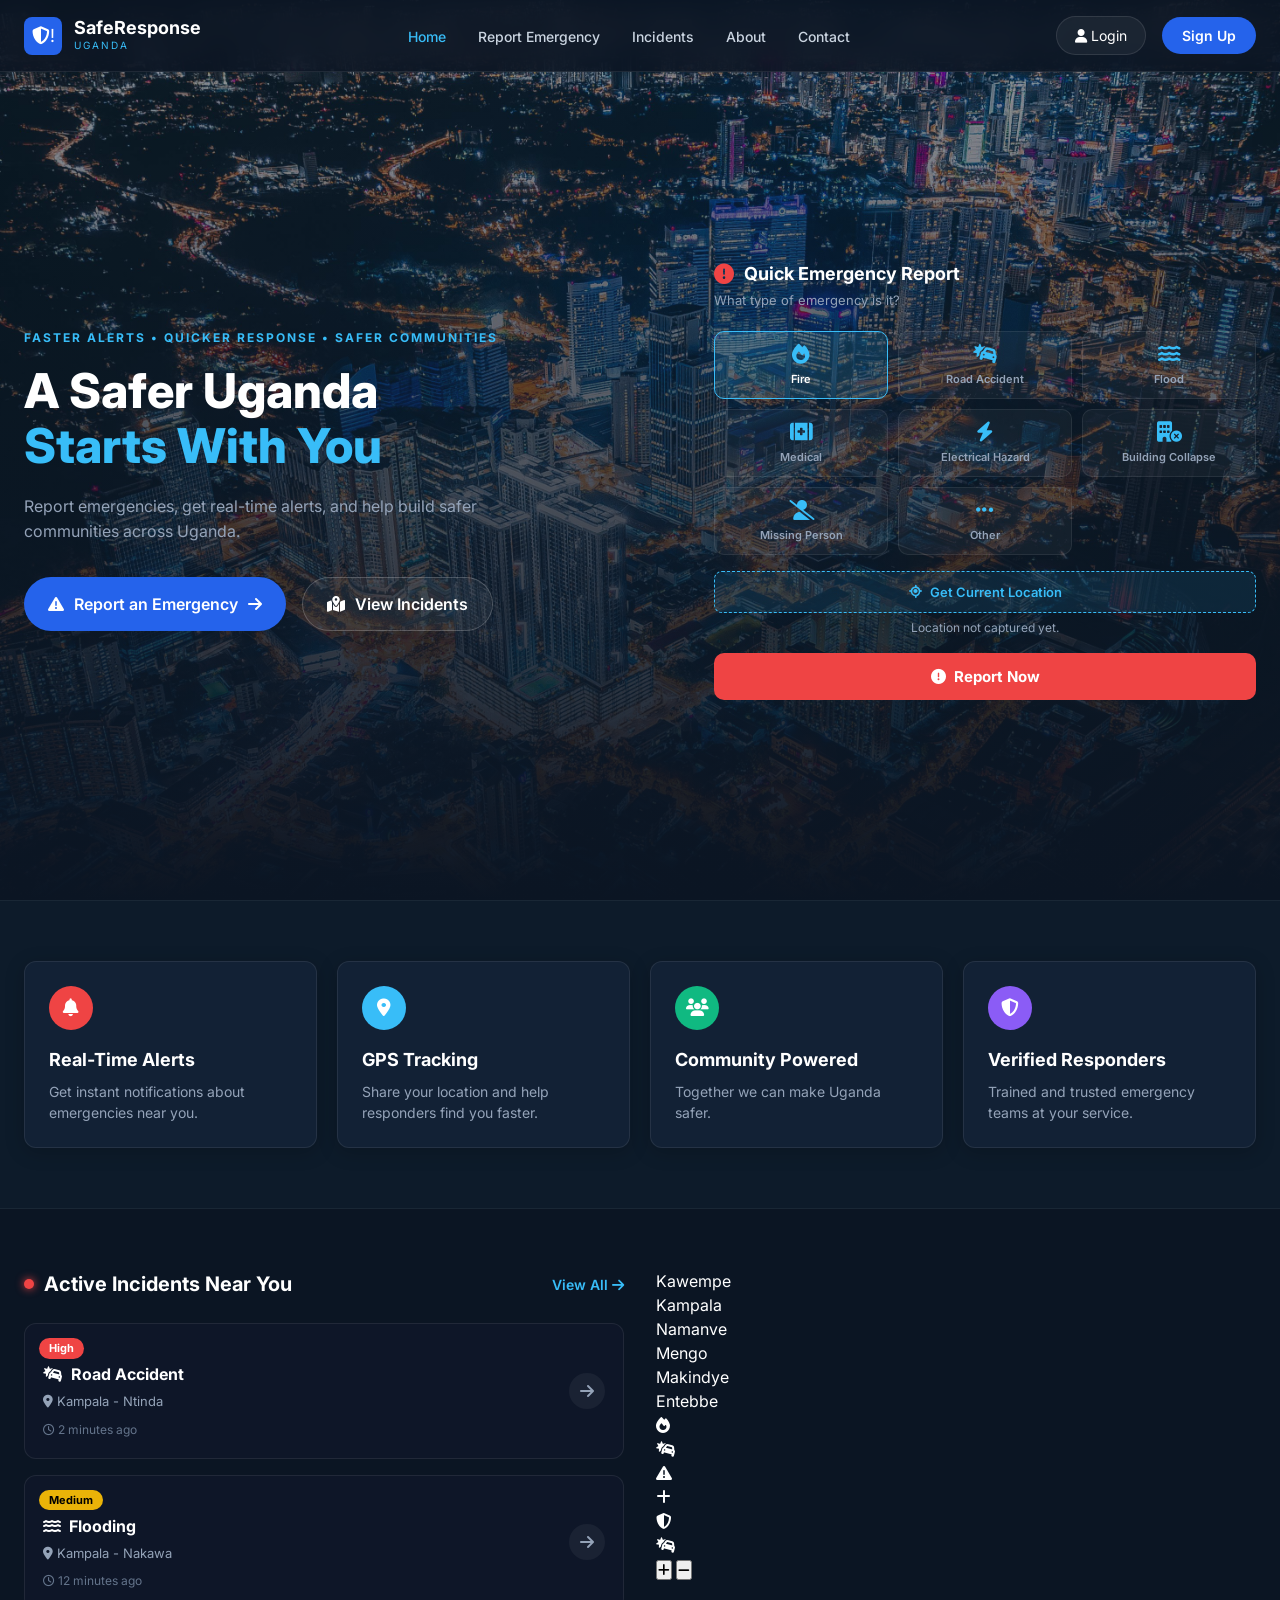
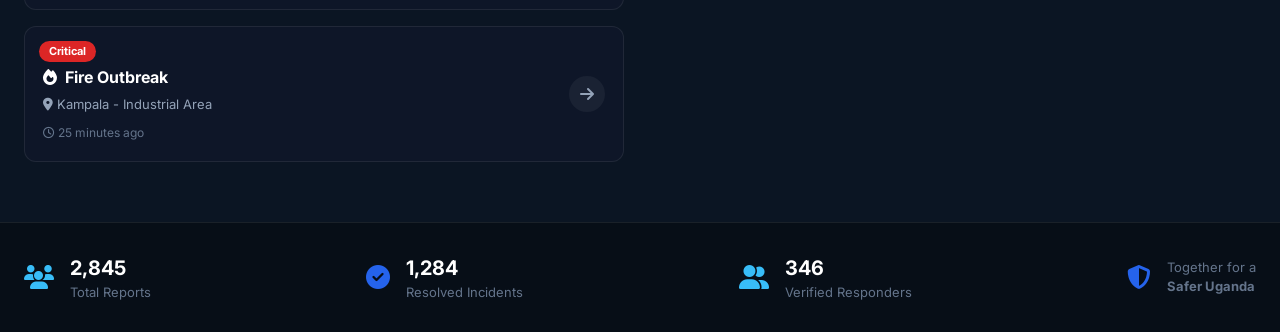
<file: RRR.html>
<!DOCTYPE html>
<html lang="en">
<head>
  <meta charset="UTF-8" />
  <meta name="viewport" content="width=device-width, initial-scale=1.0" />
  <title>SafeResponse Uganda</title>
  <!-- Google Fonts & Font Awesome Icons -->
  <link rel="preconnect" href="https://fonts.googleapis.com">
  <link rel="preconnect" href="https://fonts.gstatic.com" crossorigin>
  <link href="https://fonts.googleapis.com/css2?family=Inter:wght@400;500;600;700;800&display=swap" rel="stylesheet">
  <link rel="stylesheet" href="https://cdnjs.cloudflare.com/ajax/libs/font-awesome/6.4.0/css/all.min.css">
  <link rel="stylesheet" href="RRR.css" />
</head>
<body>

  <!-- Navigation Bar -->
  <nav class="navbar">
    <div class="nav-container">
      <a href="#" class="logo">
        <div class="logo-icon">
          <i class="fa-solid fa-shield-halved"></i>
          <span class="exclamation">!</span>
        </div>
        <div class="logo-text">
          <span class="brand-name">SafeResponse</span>
          <span class="brand-sub">UGANDA</span>
        </div>
      </a>

      <ul class="nav-links">
        <li><a href="#" class="active">Home</a></li>
        <li><a href="#">Report Emergency</a></li>
        <li><a href="#">Incidents</a></li>
        <li><a href="#">About</a></li>
        <li><a href="#">Contact</a></li>
      </ul>

      <div class="nav-auth">
        <a href="#" class="btn-login"><i class="fa-solid fa-user"></i> Login</a>
        <a href="#" class="btn-signup">Sign Up</a>
      </div>
    </div>
  </nav>

  <!-- Hero Section -->
  <header class="hero">
    <div class="hero-overlay"></div>
    <div class="hero-container">
      
      <!-- Hero Left Content -->
      <div class="hero-text-content">
        <div class="subtitle">FASTER ALERTS • QUICKER RESPONSE • SAFER COMMUNITIES</div>
        <h1>A Safer Uganda<br><span class="highlight">Starts With You</span></h1>
        <p>Report emergencies, get real-time alerts, and help build safer communities across Uganda.</p>
        <div class="hero-buttons">
          <a href="#" class="btn-primary">
            <i class="fa-solid fa-triangle-exclamation"></i> Report an Emergency <i class="fa-solid fa-arrow-right"></i>
          </a>
          <a href="#" class="btn-secondary">
            <i class="fa-solid fa-map-location-dot"></i> View Incidents
          </a>
        </div>
      </div>

      <!-- Hero Right Form (Quick Emergency Report) -->
      <div class="report-card">
        <div class="card-header">
          <i class="fa-solid fa-circle-exclamation card-alert-icon"></i>
          <h3>Quick Emergency Report</h3>
        </div>
        <p class="card-sub">What type of emergency is it?</p>

        <div class="emergency-grid">
          <button class="emergency-btn active" data-type="Fire">
            <i class="fa-solid fa-fire"></i>
            <span>Fire</span>
          </button>
          <button class="emergency-btn" data-type="Road Accident">
            <i class="fa-solid fa-car-burst"></i>
            <span>Road Accident</span>
          </button>
          <button class="emergency-btn" data-type="Flood">
            <i class="fa-solid fa-water"></i>
            <span>Flood</span>
          </button>
          <button class="emergency-btn" data-type="Medical">
            <i class="fa-solid fa-kit-medical"></i>
            <span>Medical</span>
          </button>
          <button class="emergency-btn" data-type="Electrical Hazard">
            <i class="fa-solid fa-bolt"></i>
            <span>Electrical Hazard</span>
          </button>
          <button class="emergency-btn" data-type="Building Collapse">
            <i class="fa-solid fa-building-circle-xmark"></i>
            <span>Building Collapse</span>
          </button>
          <button class="emergency-btn" data-type="Missing Person">
            <i class="fa-solid fa-user-slash"></i>
            <span>Missing Person</span>
          </button>
          <button class="emergency-btn" data-type="Other">
            <i class="fa-solid fa-ellipsis"></i>
            <span>Other</span>
          </button>
        </div>

        <!-- GPS Location Section -->
        <div class="gps-container">
          <button type="button" id="getGpsBtn" class="btn-gps">
            <i class="fa-solid fa-location-crosshairs"></i> Get Current Location
          </button>
          <p id="gpsStatus" class="gps-status">Location not captured yet.</p>
        </div>

        <button class="btn-submit-emergency" id="submitEmergencyBtn">
          <i class="fa-solid fa-circle-exclamation"></i> Report Now
        </button>
      </div>

    </div>
  </header>

  <!-- Features Cards Section -->
  <section class="features-section">
    <div class="features-container">
      
      <div class="feature-card">
        <div class="feature-icon icon-red">
          <i class="fa-solid fa-bell"></i>
        </div>
        <h3>Real-Time Alerts</h3>
        <p>Get instant notifications about emergencies near you.</p>
      </div>

      <div class="feature-card">
        <div class="feature-icon icon-blue">
          <i class="fa-solid fa-location-dot"></i>
        </div>
        <h3>GPS Tracking</h3>
        <p>Share your location and help responders find you faster.</p>
      </div>

      <div class="feature-card">
        <div class="feature-icon icon-green">
          <i class="fa-solid fa-users"></i>
        </div>
        <h3>Community Powered</h3>
        <p>Together we can make Uganda safer.</p>
      </div>

      <div class="feature-card">
        <div class="feature-icon icon-purple">
          <i class="fa-solid fa-shield-halved"></i>
        </div>
        <h3>Verified Responders</h3>
        <p>Trained and trusted emergency teams at your service.</p>
      </div>

    </div>
  </section>

  <!-- Active Incidents & Map Section -->
  <section class="incidents-section">
    <div class="incidents-container">
      
      <!-- Left Column: Active Incidents List -->
      <div class="incidents-left">
        <div class="section-title-bar">
          <h2><span class="live-dot"></span> Active Incidents Near You</h2>
          <a href="#" class="view-all">View All <i class="fa-solid fa-arrow-right"></i></a>
        </div>

        <div class="cards-wrapper">
          <!-- Card 1 -->
          <div class="incident-card">
            <span class="badge badge-high">High</span>
            <div class="incident-info">
              <h4><i class="fa-solid fa-car-burst"></i> Road Accident</h4>
              <p><i class="fa-solid fa-location-dot"></i> Kampala - Ntinda</p>
              <span class="time-ago"><i class="fa-regular fa-clock"></i> 2 minutes ago</span>
            </div>
            <a href="#" class="btn-card-action"><i class="fa-solid fa-arrow-right"></i></a>
          </div>

          <!-- Card 2 -->
          <div class="incident-card">
            <span class="badge badge-medium">Medium</span>
            <div class="incident-info">
              <h4><i class="fa-solid fa-water"></i> Flooding</h4>
              <p><i class="fa-solid fa-location-dot"></i> Kampala - Nakawa</p>
              <span class="time-ago"><i class="fa-regular fa-clock"></i> 12 minutes ago</span>
            </div>
            <a href="#" class="btn-card-action"><i class="fa-solid fa-arrow-right"></i></a>
          </div>

          <!-- Card 3 -->
          <div class="incident-card">
            <span class="badge badge-critical">Critical</span>
            <div class="incident-info">
              <h4><i class="fa-solid fa-fire"></i> Fire Outbreak</h4>
              <p><i class="fa-solid fa-location-dot"></i> Kampala - Industrial Area</p>
              <span class="time-ago"><i class="fa-regular fa-clock"></i> 25 minutes ago</span>
            </div>
            <a href="#" class="btn-card-action"><i class="fa-solid fa-arrow-right"></i></a>
          </div>
        </div>
      </div>

      <!-- Right Column: Map Preview -->
      <div class="map-container">
        <div class="map-mockup">
          <div class="map-location label-kawempe">Kawempe</div>
          <div class="map-location label-kampala">Kampala</div>
          <div class="map-location label-namanve">Namanve</div>
          <div class="map-location label-mengo">Mengo</div>
          <div class="map-location label-makindye">Makindye</div>
          <div class="map-location label-entebbe">Entebbe</div>

          <!-- Pins -->
          <div class="map-pin pin-red" style="top: 25%; left: 69%;"><i class="fa-solid fa-fire"></i></div>
          <div class="map-pin pin-orange" style="top: 27%; left: 77%;"><i class="fa-solid fa-car-burst"></i></div>
          <div class="map-pin pin-yellow" style="top: 48%; left: 65%;"><i class="fa-solid fa-triangle-exclamation"></i></div>
          <div class="map-pin pin-blue" style="top: 52%; left: 70%;"><i class="fa-solid fa-plus"></i></div>
          <div class="map-pin pin-purple" style="top: 50%; left: 79%;"><i class="fa-solid fa-shield-halved"></i></div>
          <div class="map-pin pin-red" style="top: 42%; left: 85%;"><i class="fa-solid fa-car-burst"></i></div>

          <!-- Controls -->
          <div class="map-controls">
            <button><i class="fa-solid fa-plus"></i></button>
            <button><i class="fa-solid fa-minus"></i></button>
          </div>
        </div>
      </div>

    </div>
  </section>

  <!-- Stats Banner Footer -->
  <footer class="stats-banner">
    <div class="stats-container">
      
      <div class="stat-item">
        <i class="fa-solid fa-users icon-stat"></i>
        <div>
          <h3>2,845</h3>
          <p>Total Reports</p>
        </div>
      </div>

      <div class="stat-item">
        <i class="fa-solid fa-circle-check icon-stat icon-blue-stat"></i>
        <div>
          <h3>1,284</h3>
          <p>Resolved Incidents</p>
        </div>
      </div>

      <div class="stat-item">
        <i class="fa-solid fa-user-group icon-stat"></i>
        <div>
          <h3>346</h3>
          <p>Verified Responders</p>
        </div>
      </div>

      <div class="stat-item brand-tag">
        <i class="fa-solid fa-shield-halved icon-stat icon-blue-stat"></i>
        <p class="tagline">Together for a<br><strong>Safer Uganda</strong></p>
      </div>

    </div>
  </footer>

  <script src="RRR.js"></script>
</body>
</html>
</file>
<file: RRR.css>
/* ==========================================
   SAFE-RESPONSE UGANDA - MASTER STYLESHEET
   ========================================== */

/* 1. Global Reset & Core Styling */
* {
    margin: 0;
    padding: 0;
    box-sizing: border-box;
    font-family: 'Inter', -apple-system, BlinkMacSystemFont, sans-serif;
}

html {
    scroll-behavior: smooth;
}

body {
    background-color: #0b1523;
    color: #ffffff;
    overflow-x: hidden;
    line-height: 1.5;
}

/* 2. Navigation Bar */
.navbar {
    position: fixed;
    top: 0;
    left: 0;
    width: 100%;
    z-index: 1000;
    background: rgba(11, 21, 35, 0.85);
    backdrop-filter: blur(12px);
    border-bottom: 1px solid rgba(255, 255, 255, 0.08);
}

.nav-container {
    max-width: 1280px;
    margin: 0 auto;
    padding: 16px 24px;
    display: flex;
    justify-content: space-between;
    align-items: center;
}

.logo {
    display: flex;
    align-items: center;
    gap: 12px;
    text-decoration: none;
}

.logo-icon {
    position: relative;
    background: #2563eb;
    color: #fff;
    width: 38px;
    height: 38px;
    border-radius: 8px;
    display: flex;
    align-items: center;
    justify-content: center;
    font-size: 18px;
}

.logo-icon .fa-exclamation {
    position: absolute;
    font-size: 10px;
    color: #ef4444;
}

.logo-text {
    display: flex;
    flex-direction: column;
}

.brand-name {
    color: #ffffff;
    font-weight: 700;
    font-size: 18px;
    line-height: 1.1;
}

.brand-sub {
    color: #38bdf8;
    font-size: 10px;
    letter-spacing: 2px;
}

.nav-links {
    display: flex;
    list-style: none;
    gap: 32px;
}

.nav-links a {
    color: #cbd5e1;
    text-decoration: none;
    font-size: 14px;
    font-weight: 500;
    transition: color 0.2s ease;
}

.nav-links a:hover,
.nav-links a.active {
    color: #38bdf8;
}

.nav-auth {
    display: flex;
    gap: 16px;
    align-items: center;
}

.btn-login {
    color: #ffffff;
    text-decoration: none;
    font-size: 14px;
    padding: 8px 18px;
    border-radius: 20px;
    background: rgba(255, 255, 255, 0.05);
    border: 1px solid rgba(255, 255, 255, 0.1);
}

.btn-signup {
    background: #2563eb;
    color: #ffffff;
    text-decoration: none;
    font-size: 14px;
    font-weight: 600;
    padding: 8px 20px;
    border-radius: 20px;
    transition: background 0.2s;
}

.btn-signup:hover {
    background: #1d4ed8;
}

/* 3. Hero Section */
.hero {
    position: relative;
    min-height: 100vh;
    padding-top: 120px;
    padding-bottom: 60px;
    background: linear-gradient(180deg, rgba(11, 21, 35, 0.4) 0%, #0b1523 100%), url('main.png') center/cover no-repeat;
    display: flex;
    align-items: center;
}

.hero-container {
    position: relative;
    max-width: 1280px;
    margin: 0 auto;
    padding: 0 24px;
    display: grid;
    grid-template-columns: 1.2fr 1fr;
    gap: 40px;
    align-items: center;
    width: 100%;
}

.subtitle {
    color: #38bdf8;
    font-size: 12px;
    letter-spacing: 2px;
    font-weight: 700;
    margin-bottom: 16px;
}

.hero-text-content h1 {
    font-size: 48px;
    font-weight: 800;
    line-height: 1.15;
    margin-bottom: 20px;
}

.hero-text-content h1 .highlight {
    color: #38bdf8;
}

.hero-text-content p {
    color: #94a3b8;
    font-size: 16px;
    max-width: 480px;
    margin-bottom: 32px;
    line-height: 1.6;
}

.hero-buttons {
    display: flex;
    gap: 16px;
    flex-wrap: wrap;
}

.btn-primary {
    background: #2563eb;
    color: white;
    padding: 14px 24px;
    border-radius: 30px;
    text-decoration: none;
    font-weight: 600;
    display: inline-flex;
    align-items: center;
    gap: 10px;
}

.btn-secondary {
    border: 1px solid rgba(255, 255, 255, 0.2);
    color: white;
    padding: 14px 24px;
    border-radius: 30px;
    text-decoration: none;
    font-weight: 600;
    display: inline-flex;
    align-items: center;
    gap: 10px;
    background: rgba(255, 255, 255, 0.05);
}

/* 4. Quick Report Card Form */
.raport-card {
    background: rgba(15, 23, 42, 0.95);
    border: 1px solid rgba(255, 255, 255, 0.1);
    border-radius: 16px;
    padding: 24px;
    box-shadow: 0 20px 40px rgba(0, 0, 0, 0.4);
}

.card-header {
    display: flex;
    align-items: center;
    gap: 10px;
    margin-bottom: 4px;
}

.card-alert-icon {
    color: #ef4444;
    font-size: 20px;
}

.card-header h3 {
    font-size: 18px;
    font-weight: 700;
}

.card-sub {
    color: #94a3b8;
    font-size: 13px;
    margin-bottom: 20px;
}

.emergency-grid {
    display: grid;
    grid-template-columns: repeat(3, 1fr);
    gap: 10px;
    margin-bottom: 16px;
}

.emergency-btn {
    background: rgba(255, 255, 255, 0.04);
    border: 1px solid rgba(255, 255, 255, 0.08);
    border-radius: 10px;
    padding: 12px 8px;
    color: #94a3b8;
    display: flex;
    flex-direction: column;
    align-items: center;
    gap: 8px;
    cursor: pointer;
    transition: all 0.2s ease;
}

.emergency-btn i {
    font-size: 20px;
    color: #38bdf8;
}

.emergency-btn span {
    font-size: 11px;
    font-weight: 600;
    text-align: center;
}

.emergency-btn:hover,
.emergency-btn.active {
    background: rgba(56, 189, 248, 0.15);
    border-color: #38bdf8;
    color: #ffffff;
}

.gps-container {
    margin-bottom: 16px;
    text-align: center;
}

.btn-gps {
    width: 100%;
    background: rgba(56, 189, 248, 0.1);
    border: 1px dashed #38bdf8;
    color: #38bdf8;
    padding: 12px 16px;
    border-radius: 8px;
    cursor: pointer;
    font-size: 13px;
    font-weight: 600;
    display: flex;
    align-items: center;
    justify-content: center;
    gap: 8px;
}

.gps-status {
    font-size: 12px;
    color: #94a3b8;
    margin-top: 6px;
}

.btn-submit-emergency {
    width: 100%;
    background: #ef4444;
    color: white;
    border: none;
    padding: 14px;
    border-radius: 10px;
    font-weight: 700;
    font-size: 15px;
    cursor: pointer;
    display: flex;
    justify-content: center;
    align-items: center;
    gap: 8px;
    transition: background 0.2s;
}

.btn-submit-emergency:hover {
    background: #dc2626;
}

/* 5. Features Section */
.features-section {
    background: #0d1b2a;
    padding: 60px 0;
    border-top: 1px solid rgba(255, 255, 255, 0.05);
    border-bottom: 1px solid rgba(255, 255, 255, 0.05);
}

.features-container {
    max-width: 1280px;
    margin: 0 auto;
    padding: 0 24px;
    display: grid;
    grid-template-columns: repeat(4, 1fr);
    gap: 20px;
}

.feature-card {
    background: #122135;
    border: 1px solid rgba(255, 255, 255, 0.08);
    border-radius: 12px;
    padding: 24px;
    color: #ffffff;
    box-shadow: 0 4px 20px rgba(0, 0, 0, 0.2);
}

.feature-icon {
    width: 44px;
    height: 44px;
    border-radius: 50%;
    display: flex;
    align-items: center;
    justify-content: center;
    font-size: 18px;
    margin-bottom: 16px;
    color: white;
}

.icon-red { background: #ef4444; }
.icon-blue { background: #38bdf8; }
.icon-green { background: #10b981; }
.icon-purple { background: #8b5cf6; }

.feature-card h3 {
    color: #ffffff;
    font-size: 18px;
    font-weight: 700;
    margin-bottom: 8px;
}

.feature-card p {
    color: #94a3b8;
    font-size: 14px;
    line-height: 1.5;
}

/* 6. Active Incidents & Map Section */
.incidents-section {
    padding: 60px 0;
    background: #0b1523;
}

.incidents-container {
    max-width: 1280px;
    margin: 0 auto;
    padding: 0 24px;
    display: grid;
    grid-template-columns: 1fr 1fr;
    gap: 32px;
}

.section-title-bar {
    display: flex;
    justify-content: space-between;
    align-items: center;
    margin-bottom: 24px;
}

.section-title-bar h2 {
    font-size: 20px;
    display: flex;
    align-items: center;
    gap: 10px;
}

.live-dot {
    width: 10px;
    height: 10px;
    background-color: #ef4444;
    border-radius: 50%;
    display: inline-block;
    box-shadow: 0 0 8px #ef4444;
}

.view-all {
    color: #38bdf8;
    text-decoration: none;
    font-size: 14px;
    font-weight: 600;
}

.cards-wrapper {
    display: flex;
    flex-direction: column;
    gap: 16px;
}

.incident-card {
    background: rgba(15, 23, 42, 0.8);
    border: 1px solid rgba(255, 255, 255, 0.08);
    border-radius: 12px;
    padding: 18px;
    position: relative;
    display: flex;
    justify-content: space-between;
    align-items: center;
}

.badge {
    position: absolute;
    top: 14px;
    left: 14px;
    padding: 2px 10px;
    border-radius: 12px;
    font-size: 11px;
    font-weight: 700;
}

.badge-high { background: #ef4444; color: white; }
.badge-medium { background: #eab308; color: black; }
.badge-critical { background: #dc2626; color: white; }

.incident-info {
    margin-top: 20px;
}

.incident-info h4 {
    font-size: 16px;
    margin-bottom: 6px;
    display: flex;
    align-items: center;
    gap: 8px;
}

.incident-info p {
    color: #94a3b8;
    font-size: 13px;
    margin-bottom: 4px;
}

.time-ago {
    color: #64748b;
    font-size: 12px;
}

.btn-card-action {
    width: 36px;
    height: 36px;
    background: rgba(255, 255, 255, 0.05);
    border-radius: 50%;
    display: flex;
    align-items: center;
    justify-content: center;
    color: #94a3b8;
    text-decoration: none;
}

.map-container {
    height: 100%;
    min-height: 400px;
}

#map {
    width: 100% !important;
    height: 400px !important; /* Forces the box to stay open */
    min-height: 400px;
    border-radius: 16px;
    border: 1px solid rgba(255, 255, 255, 0.1);
    z-index: 1;
}

/* 7. Footer Stats Banner */
.stats-banner {
    background: #070e17;
    border-top: 1px solid rgba(255, 255, 255, 0.08);
    padding: 30px 0;
}

.stats-container {
    max-width: 1280px;
    margin: 0 auto;
    padding: 0 24px;
    display: flex;
    justify-content: space-between;
    align-items: center;
}

.stat-item {
    display: flex;
    align-items: center;
    gap: 16px;
}

.icon-stat {
    font-size: 24px;
    color: #38bdf8;
}

.icon-blue-stat {
    color: #2563eb;
}

.stat-item h3 {
    font-size: 20px;
    font-weight: 700;
}

.stat-item p {
    color: #64748b;
    font-size: 13px;
}

/* ==========================================
   MEDIA QUERIES - CLEAN RESPONSIVE SCALING
   ========================================== */

/* Tablets & Laptops */
@media screen and (max-width: 1024px) {
    .hero-container {
        grid-template-columns: 1fr;
        gap: 40px;
    }

    .hero-text-content {
        text-align: center;
    }

    .hero-text-content p {
        margin: 0 auto 32px auto;
    }

    .hero-buttons {
        justify-content: center;
    }

    .raport-card {
        max-width: 550px;
        margin: 0 auto;
    }

    .features-container {
        grid-template-columns: repeat(2, 1fr);
    }

    .incidents-container {
        grid-template-columns: 1fr;
    }

    #map {
        height: 380px !important;
    }
}

/* Mobile Devices */
@media screen and (max-width: 768px) {
    .nav-links, .nav-auth {
        display: none;
    }

    .hero {
        padding-top: 90px;
    }

    .hero-text-content h1 {
        font-size: 32px;
    }

    .features-container {
        grid-template-columns: 1fr;
    }

    .stats-container {
        flex-direction: column;
        gap: 20px;
        align-items: flex-start;
    }

    .emergency-grid {
        grid-template-columns: repeat(2, 1fr);
    }
  }
</file>
